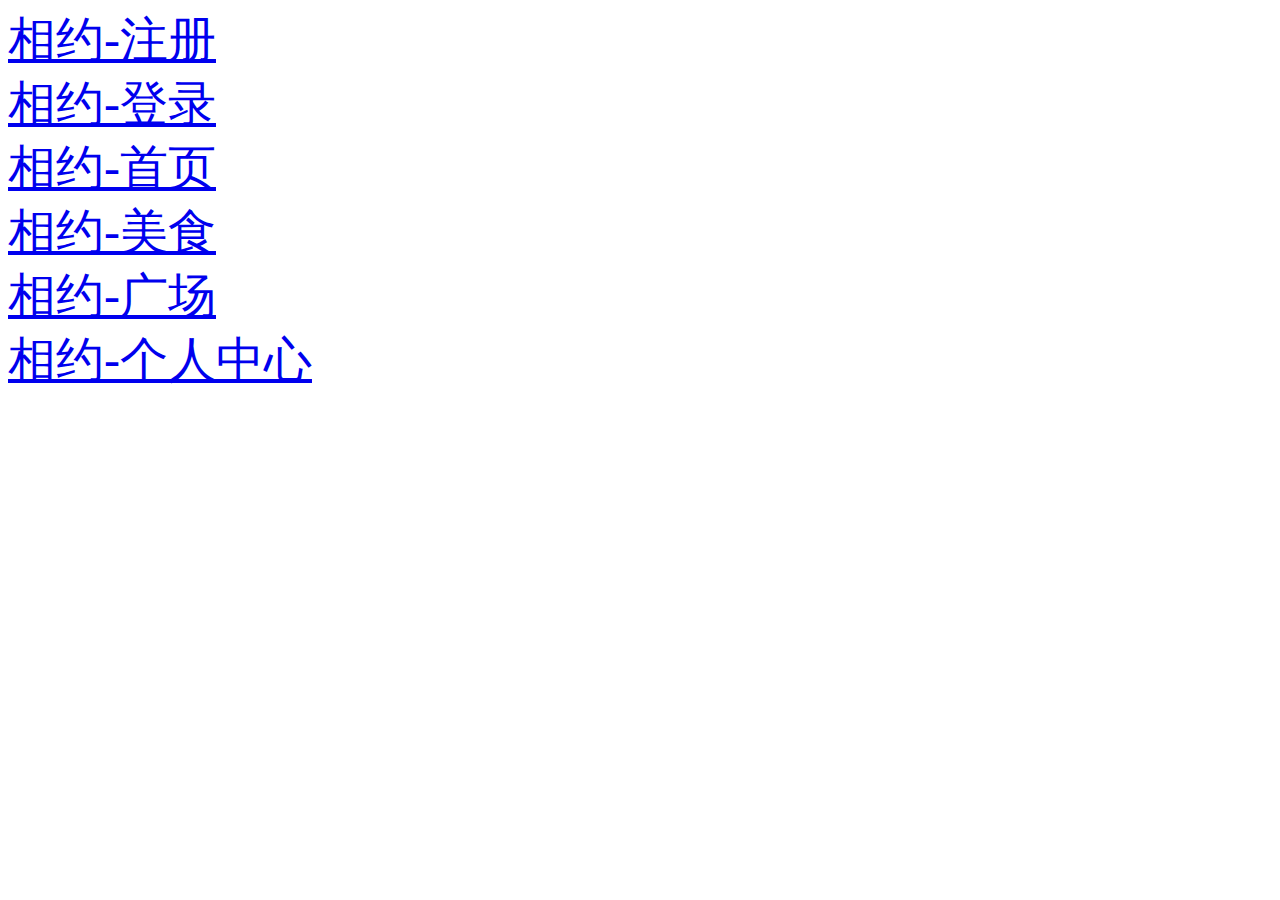
<file: index.html>
<!DOCTYPE html>
<html lang="en">
<head>
	<meta charset="UTF-8">
	<title>	</title>
	<style>	
		a{
			font-size: 3rem;
			display: block;
		}
	</style>
</head>
<body>
	<a href="zhuce.html">相约-注册</a>
	<a href="denglu.html">相约-登录</a>
	<a href="shouye.html">相约-首页</a>
	<a href="meishi.html">相约-美食</a>
	<a href="guangchang.html">相约-广场</a>
	<a href="gerenzhongxin.html">相约-个人中心</a>
</body>
</html>
</file>
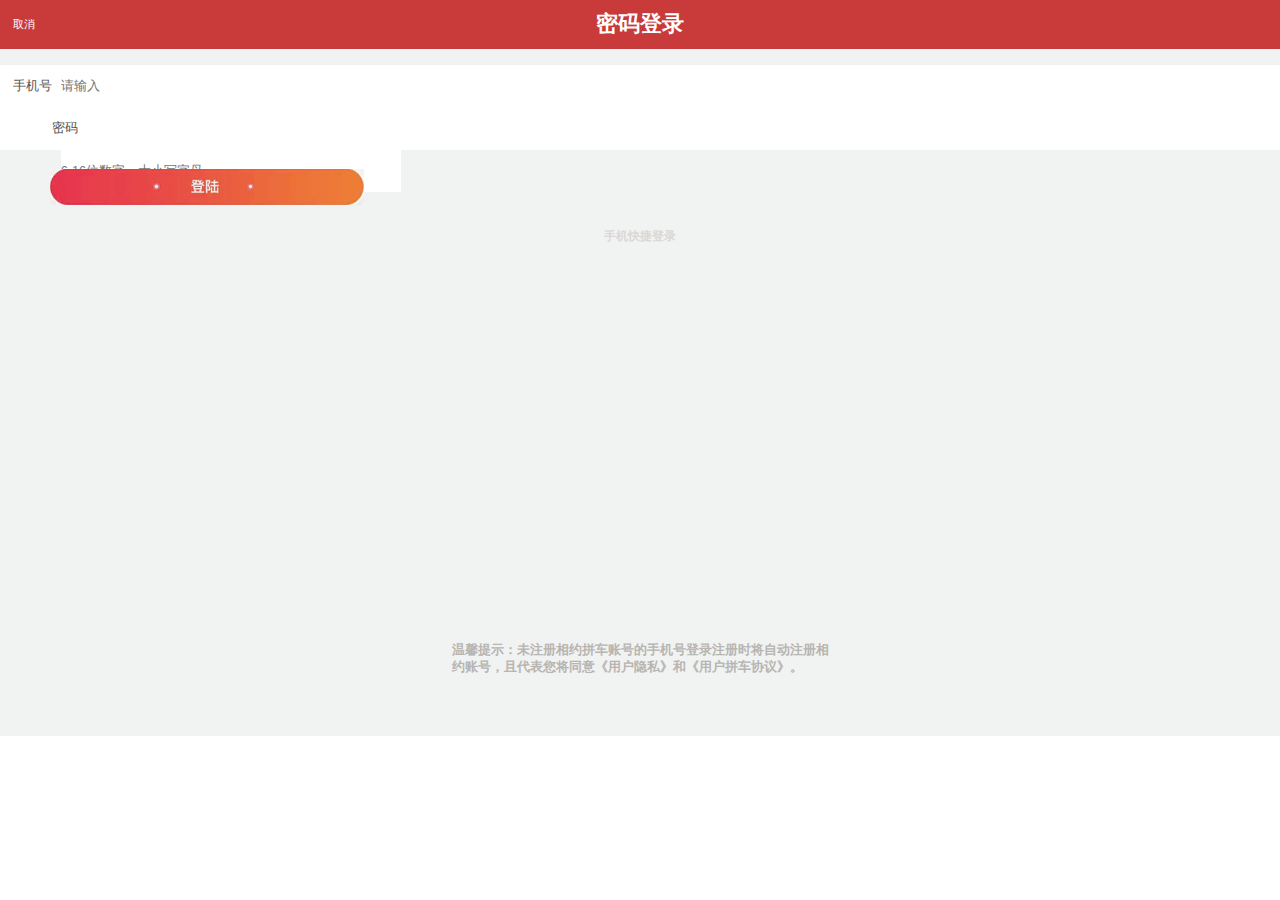
<file: denglu.html>
<!DOCTYPE html>
<html lang="en">
<head>
	<meta charset="UTF-8">
	<meta name="viewport" content="width=device-width, initial-scale=1.0,maximum-scale=1.0,minimum-scale=1.0, user-scalable=0">       
	<title>登录页</title>
	<link rel="stylesheet" href="css/media.css">
	<link rel="stylesheet" href="css/public.css">
	<link rel="stylesheet" href="css/denglu.css">
</head>
<body>
	<div class="box">
		<!-- 头部开始 -->
		<header>
			<h1 class="head-title">密码登录</h1>
			<h2 class="quxiao">取消</h2>	 
		</header>
		<!-- 头部结束 -->

		<!-- 内容开始 -->
		<div class="liebiao">
			<div class="liebiao1">
				<h1 class="liebiao1-1">手机号</h1>
				<div class="liebiao1-2">
					<input type="text" placeholder="请输入">
					<!-- <h1>请输入</h1> -->
				</div>

				<h1 class="liebiao1-1">密码</h1>
				<div class="liebiao1-2">
					<input type="text" placeholder="6-16位数字，大小写字母" >
					<!-- <h1>6-16位数字，大小写字母</h1> -->
					<!-- <img src="img/眼睛.png" alt=""> -->
				</div>
			</div>
		</div>
		<div class="anniu">
            <a href="shouye.html">
				<img src="img/登录按钮_06.png" alt="">
			</a>
		</div>
		<div class="kuaisudenglu">
			<h1>手机快捷登录</h1>
		</div>
		<div class="wenxintishi">
			<h1>温馨提示：未注册相约拼车账号的手机号登录注册时将自动注册相
			<br>
			约账号，且代表您将同意《用户隐私》和《用户拼车协议》。</h1>
		</div>
	</div>
</body>
</html>
</file>
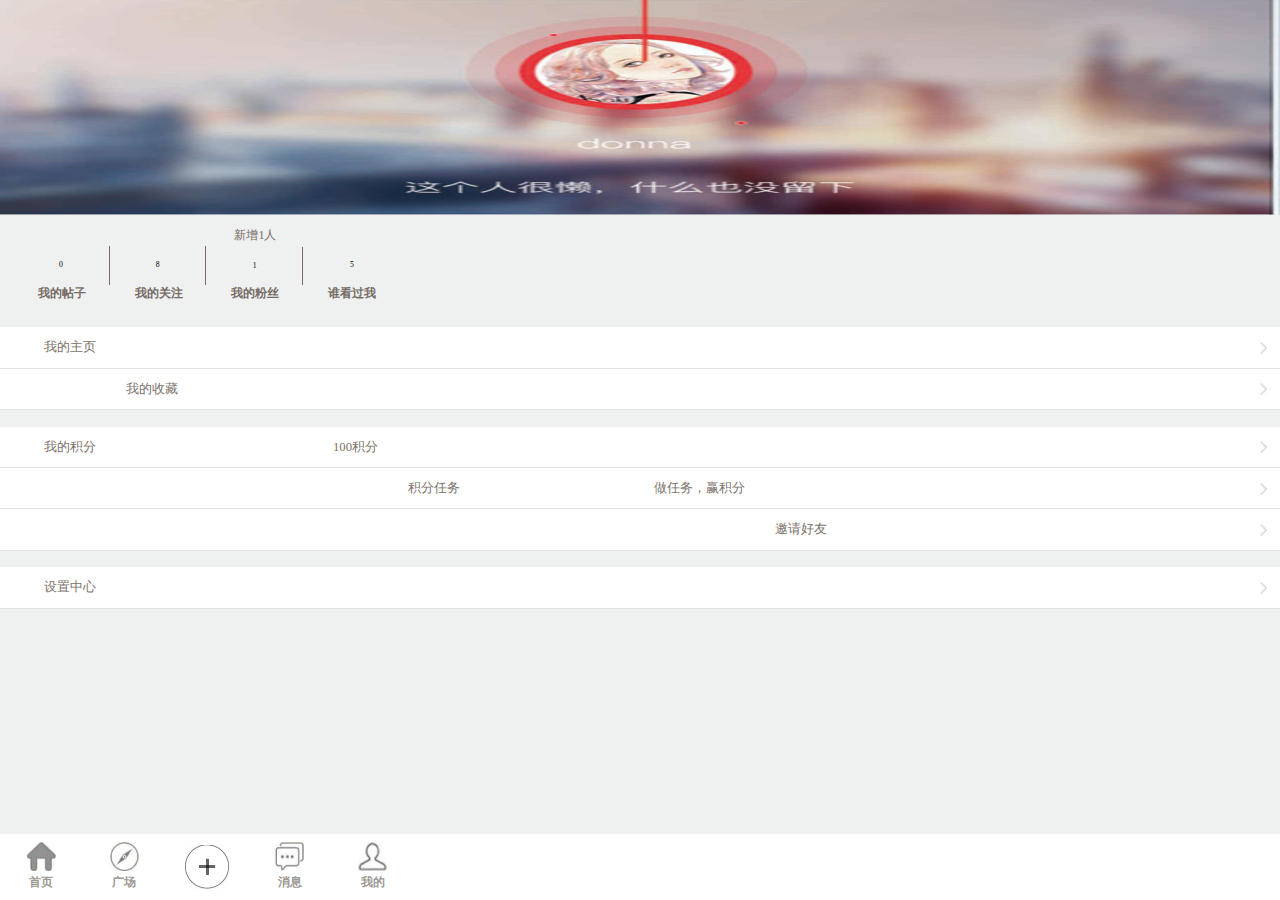
<file: gerenzhongxin.html>
<!DOCTYPE html>
<html lang="en">
<head>
	<meta charset="UTF-8">
	<meta name="viewport" content="width=device-width, initial-scale=1.0,maximum-scale=1.0,minimum-scale=1.0, user-scalable=0">
	<title>个人中心</title>
	<link rel="stylesheet" href="css/media.css">
	<link rel="stylesheet" href="css/public.css">
	<link rel="stylesheet" href="css/gerenzhongxin.css">
</head>
<body>
	<!-- 顶部开始 -->
	<div class="touxang">
		<img src="img/头像.png"alt="" class="touxiang-photo">
	</div>
	<!-- 顶部结束 -->
	<!-- 按钮开始 -->
	<div class="anniu">
		<div class="anniu-item">
			<div class="anniu-item1">
				<h1 class="shuzi0">0</h1>
			</div>
			<h1 class="wodetiezi">我的帖子</h1>
		</div>

		<div class="anniu-item">
			<div class="anniu-item1">
				<h1 class="shuzi0">8</h1>
			</div>
			<h1 class="wodetiezi">我的关注</h1>
		</div>
	
		<div class="anniu-item2">
			<h1 class="xinzeng">新增1人</h1>
			<div class="anniu-item1">
				<h1 class="shuzi0">1</h1>
			</div>
			<h1 class="wodetiezi">我的粉丝</h1>
		</div>
	
		<div class="anniu-item">
			<div class="anniu-item1">
				<h1 class="shuzi0-1">5</h1>
			</div>
			<h1 class="wodetiezi">谁看过我</h1>
		</div>
	</div>
	<!-- 按钮结束 -->

	<!-- 列表上开始 -->
	<div class="liebiao">
		<h1 class="liebiao-wenzileft">我的主页</h1>
		<img src="img/右箭头.png" alt="" class="liebiao-youjiantou">
	</div>
	<div class="liebiao1">
		<h1 class="liebiao-wenzileft">我的收藏</h1>
		<img src="img/右箭头.png" alt="" class="liebiao-youjiantou">
	</div>
	<div class="liebiao">
		<h1 class="liebiao-wenzileft">我的积分</h1>
		<h1 class="liebiao-wenziright">100积分</h1>
		<img src="img/右箭头.png" alt="" class="liebiao-youjiantou">
	</div>
	<div class="liebiao">
		<h1 class="liebiao-wenzileft">积分任务</h1>
		<h1 class="liebiao-wenziright2">做任务，赢积分</h1>
		<img src="img/右箭头.png" alt="" class="liebiao-youjiantou">
	</div>
	<div class="liebiao1">
		<h1 class="liebiao-wenzileft">邀请好友</h1>
		<img src="img/右箭头.png" alt="" class="liebiao-youjiantou">
	</div>
	<div class="liebiao">
		<h1 class="liebiao-wenzileft">设置中心</h1>
		<img src="img/右箭头.png" alt="" class="liebiao-youjiantou">
	</div>
	<!-- 列表结束 -->
	<!-- tab开始 -->
	<div class="tab">
		<div class="tab-item">
			<a href="shouye.html">
				<img src="img/流程-2_37.png" alt="" class="tab-photo">
				<h1 class="tab-wenzi">首页</h1>
			</a>
		</div>

		<div class="tab-item">
			<a href="guangchang.html">
				<img src="img/流程-2_40.png" alt="" class="tab-photo">
				<h1 class="tab-wenzi">广场</h1>
			</a>
		</div>

		<div class="tab-item">
			<img src="img/QQ图片20180109185058.png" alt="" class="tab-photo2">
		</div>

		<div class="tab-item">
			<img src="img/流程-2_43.png" alt="" class="tab-photo">
			<h1 class="tab-wenzi">消息</h1>
		</div>

		<div class="tab-item">
			<img src="img/流程-2_46.png" alt="" class="tab-photo">
			<h1 class="tab-wenzi">我的</h1>
		</div>
	</div>
	<!-- tab结束 -->
	
		
	
</body>
</html>
</file>
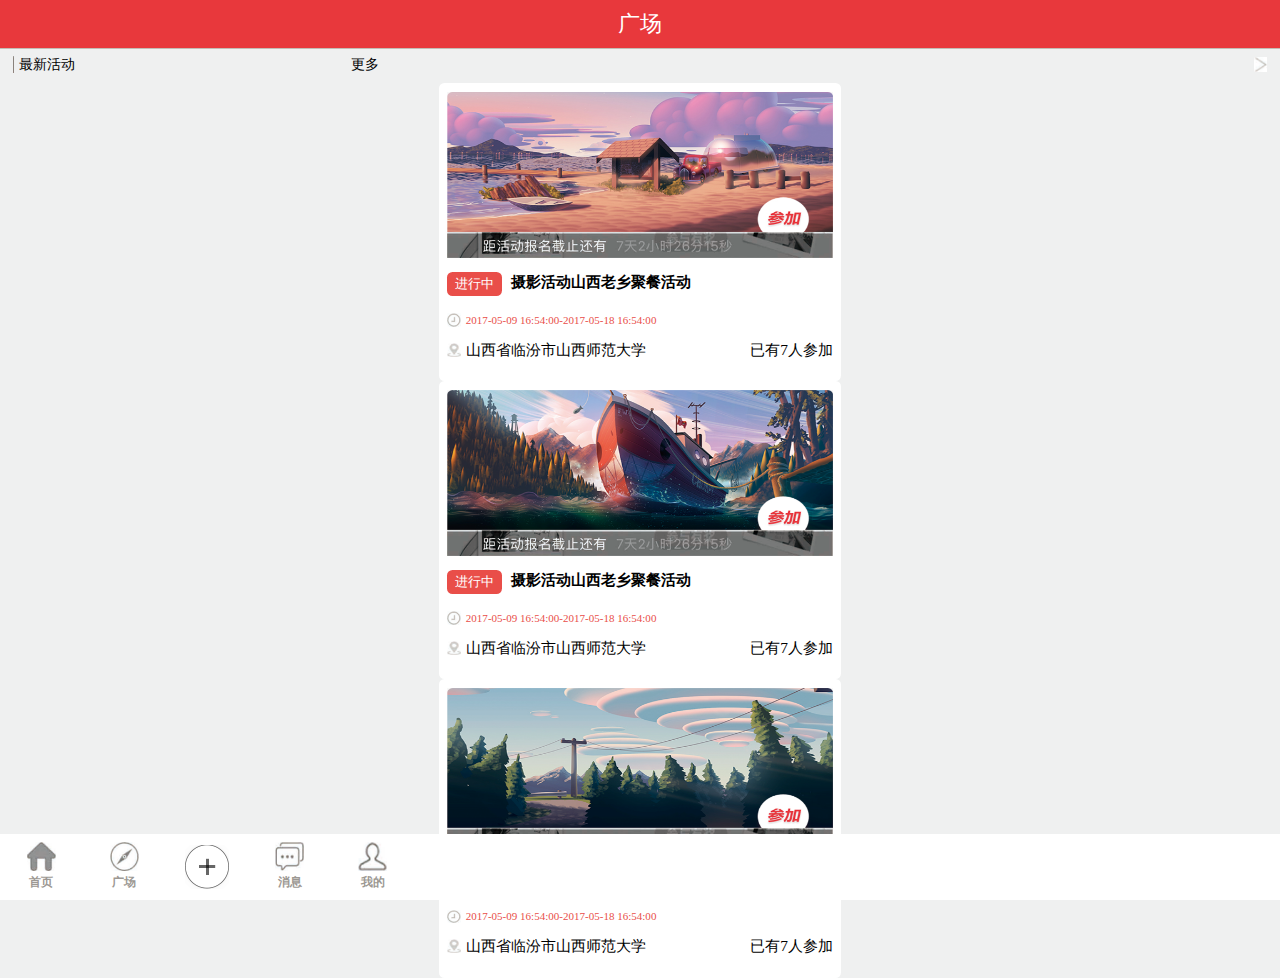
<file: guangchang.html>
<!DOCTYPE html>
<html lang="en">
<head>
	<meta charset="UTF-8">
	<meta name="viewport" content="width=device-width, initial-scale=1.0,maximum-scale=1.0,minimum-scale=1.0, user-scalable=0">
	<title>广场</title>
	<link rel="stylesheet" href="css/media.css">
	<link rel="stylesheet" href="css/public.css">
	<link rel="stylesheet" href="css/guangchang.css">
</head>
<body>
	
	<!-- 标题栏开始 -->
	<div class="header">
		<h1 class="guangchang">广场</h1>
	</div>
	<!-- 标题栏结束 -->
	<!-- 最新活动开始 -->
	<div class="zuixinhuodong">
		<img src="img/最新活动竖线.png" alt="" class="huodong-shuxian">
		<h1 class="zuixnhuodong-zuo">最新活动</h1>
		<h1 class="gengduo">更多</h1>
		<img src="img/右箭头.png" alt="" class="youjiantou">
	</div>
	<!-- 最新活动结束 -->
	<!-- 内容开始 -->
	<div class="neirong">
		<div class="neirong-photo1">
			<!-- <img src="img/线上活动.png" alt="" class="xianshanghuodong"> -->
			<img src="img/xiangyue_06.png" alt="" class="meirong-photo">
		</div>
		
		<img src="img/流程-2_10.png" alt="" class="neirong-photo2">
		<div class="jinxingzhong-box">
			<h1 class="jinxingzhong-wenzi">进行中</h1>
		</div>
		<h1 class="wenzi1">摄影活动山西老乡聚餐活动</h1>
		<div class="shijian-box">
			<img src="img/时间.png" alt="" class="shijian">
			<h1 class="shijian-wenzi">2017-05-09 16:54:00-2017-05-18 16:54:00</h1>
		</div>
		<div class="dinwei-box">
			<img src="img/位置.png" alt="" class="dinwei">
			<h1 class="dinwei-wenzi">山西省临汾市山西师范大学</h1>
			<h1 class="dinwei-wenzi2">已有7人参加</h1>
		</div>	
	</div>

	<div class="neirong">
		<div class="neirong-photo1">
			<!-- <img src="img/线上活动.png" alt="" class="xianshanghuodong"> -->
			<img src="img/xiangyue_10.png" alt="" class="meirong-photo">
		</div>
		<img src="img/流程-2_10.png" alt="" class="neirong-photo2">
		<div class="jinxingzhong-box">
			<h1 class="jinxingzhong-wenzi">进行中</h1>
		</div>
		<h1 class="wenzi1">摄影活动山西老乡聚餐活动</h1>
		<div class="shijian-box">
			<img src="img/时间.png" alt="" class="shijian">
			<h1 class="shijian-wenzi">2017-05-09 16:54:00-2017-05-18 16:54:00</h1>
		</div>
		<div class="dinwei-box">
			<img src="img/位置.png" alt="" class="dinwei">
			<h1 class="dinwei-wenzi">山西省临汾市山西师范大学</h1>
			<h1 class="dinwei-wenzi2">已有7人参加</h1>
		</div>	
	</div>

	<div class="neirong">
		<div class="neirong-photo1">
			<!-- <img src="img/线上活动.png" alt="" class="xianshanghuodong"> -->
			<img src="img/xiangyue_18.png" alt="" class="meirong-photo">
		</div>
		<img src="img/流程-2_10.png" alt="" class="neirong-photo2">
		<div class="jinxingzhong-box">
			<h1 class="jinxingzhong-wenzi">进行中</h1>
		</div>
		<h1 class="wenzi1">摄影活动山西老乡聚餐活动</h1>
		<div class="shijian-box">
			<img src="img/时间.png" alt="" class="shijian">
			<h1 class="shijian-wenzi">2017-05-09 16:54:00-2017-05-18 16:54:00</h1>
		</div>
		<div class="dinwei-box">
			<img src="img/位置.png" alt="" class="dinwei">
			<h1 class="dinwei-wenzi">山西省临汾市山西师范大学</h1>
			<h1 class="dinwei-wenzi2">已有7人参加</h1>
		</div>	
	</div>

	<div class="tab">
			<div class="tab-item">
				<a href="shouye.html">
					<img src="img/流程-2_37.png" alt="" class="tab-photo">
					<h1 class="tab-wenzi">首页</h1>
				</a>
			</div>

			<div class="tab-item">
				<img src="img/流程-2_40.png" alt="" class="tab-photo">
				<h1 class="tab-wenzi">广场</h1>
			</div>

			<div class="tab-item">
				<img src="img/QQ图片20180109185058.png" alt="" class="tab-photo2">
			</div>

			<div class="tab-item">
				<img src="img/流程-2_43.png" alt="" class="tab-photo">
				<h1 class="tab-wenzi">消息</h1>
			</div>

			<div class="tab-item">
				<a href="gerenzhongxin.html">
					<img src="img/流程-2_46.png" alt="" class="tab-photo">
					<h1 class="tab-wenzi">我的</h1>
				</a>
			</div>
		</div>


</body>
</html>
</file>
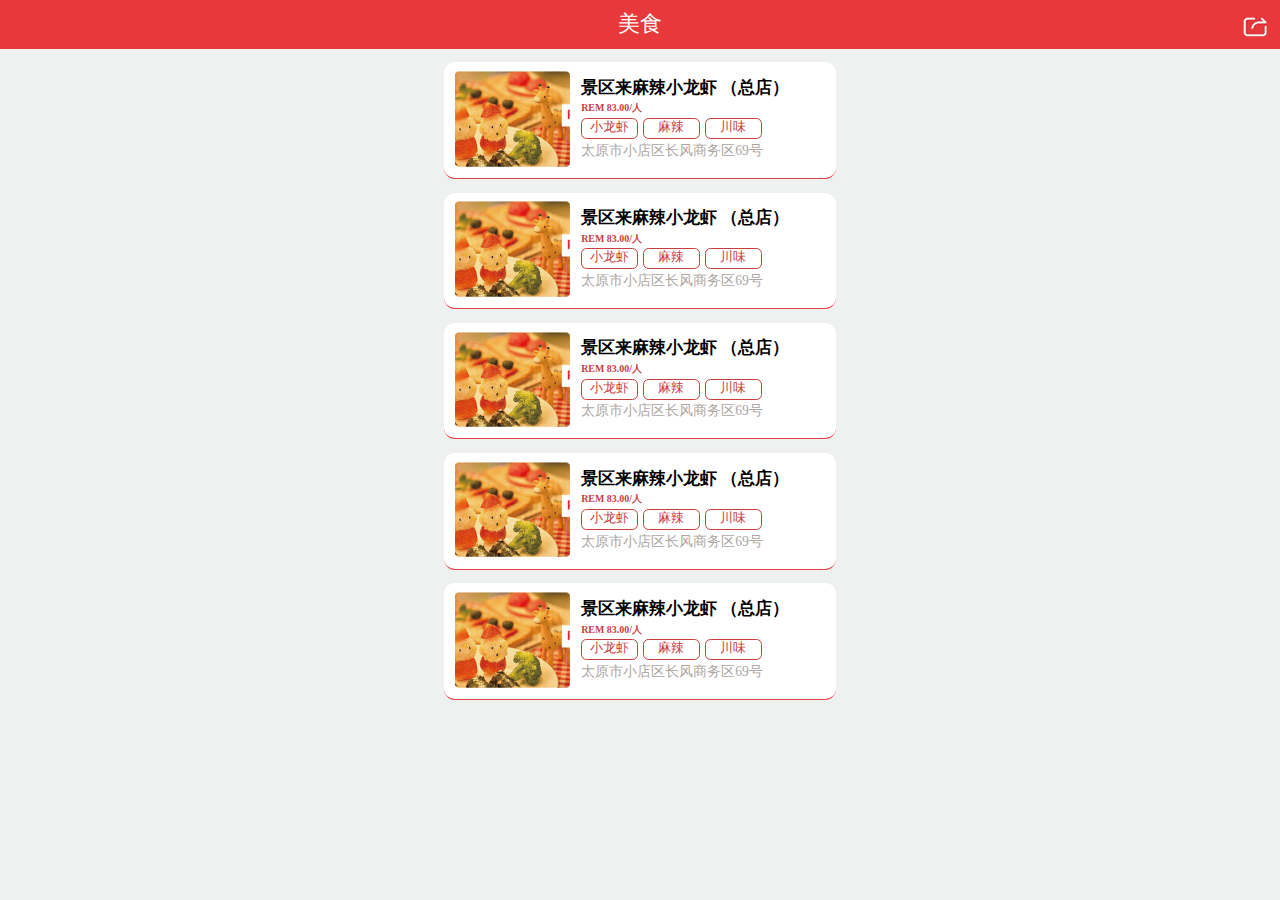
<file: meishi.html>
<!DOCTYPE html>
<html lang="en">
<head>
	<meta charset="UTF-8">
	<meta name="viewport" content="width=device-width, initial-scale=1.0,maximum-scale=1.0,minimum-scale=1.0, user-scalable=0">
	<title>美食</title>
	<link rel="stylesheet" href="css/media.css">
	<link rel="stylesheet" href="css/public.css">
	<link rel="stylesheet" href="css/meishi.css">
</head>
<body>
	<!-- 标题栏开始 -->
	<div class="header">
		<h1 class="meishi">美食</h1>
			<a href="shouye.html">
			<img src="img/分享.png" alt="" class="fenxiang">
		</a>
	</div>
	<!-- 标题栏结束 -->
	<!-- 内容列表开始 -->
	<div class="neirong">
		<div class="meishi-photo">
			<img src="img/美食图.png" alt="">
		</div>
		<div class="meishi-you">
			<h1 class="diyihang">景区来麻辣小龙虾 （总店）</h1>
			<h1 class="jiage">	REM 83.00/人</h1>
			<div class="disanhang">
				<h1 class="disanhang-wenzi">小龙虾</h1>
			</div>
			<div class="disanhang">
				<h1 class="disanhang-wenzi">麻辣</h1>
			</div>
			<div class="disanhang">
				<h1 class="disanhang-wenzi">川味</h1>
			</div>
			<h1 class="disihang">太原市小店区长风商务区69号</h1>
		</div>
	</div>

	<div class="neirong">
		<div class="meishi-photo">
			<img src="img/美食图.png" alt="">
		</div>
		<div class="meishi-you">
			<h1 class="diyihang">景区来麻辣小龙虾 （总店）</h1>
			<h1 class="jiage">	REM 83.00/人</h1>
			<div class="disanhang">
				<h1 class="disanhang-wenzi">小龙虾</h1>
			</div>
			<div class="disanhang">
				<h1 class="disanhang-wenzi">麻辣</h1>
			</div>
			<div class="disanhang">
				<h1 class="disanhang-wenzi">川味</h1>
			</div>
			<h1 class="disihang">太原市小店区长风商务区69号</h1>
		</div>
	</div>

	<div class="neirong">
		<div class="meishi-photo">
			<img src="img/美食图.png" alt="">
		</div>
		<div class="meishi-you">
			<h1 class="diyihang">景区来麻辣小龙虾 （总店）</h1>
			<h1 class="jiage">	REM 83.00/人</h1>
			<div class="disanhang">
				<h1 class="disanhang-wenzi">小龙虾</h1>
			</div>
			<div class="disanhang">
				<h1 class="disanhang-wenzi">麻辣</h1>
			</div>
			<div class="disanhang">
				<h1 class="disanhang-wenzi">川味</h1>
			</div>
			<h1 class="disihang">太原市小店区长风商务区69号</h1>
		</div>
	</div>

	<div class="neirong">
		<div class="meishi-photo">
			<img src="img/美食图.png" alt="">
		</div>
		<div class="meishi-you">
			<h1 class="diyihang">景区来麻辣小龙虾 （总店）</h1>
			<h1 class="jiage">	REM 83.00/人</h1>
			<div class="disanhang">
				<h1 class="disanhang-wenzi">小龙虾</h1>
			</div>
			<div class="disanhang">
				<h1 class="disanhang-wenzi">麻辣</h1>
			</div>
			<div class="disanhang">
				<h1 class="disanhang-wenzi">川味</h1>
			</div>
			<h1 class="disihang">太原市小店区长风商务区69号</h1>
		</div>
	</div>

	<div class="neirong">
		<div class="meishi-photo">
			<img src="img/美食图.png" alt="">
		</div>
		<div class="meishi-you">
			<h1 class="diyihang">景区来麻辣小龙虾 （总店）</h1>
			<h1 class="jiage">	REM 83.00/人</h1>
			<div class="disanhang">
				<h1 class="disanhang-wenzi">小龙虾</h1>
			</div>
			<div class="disanhang">
				<h1 class="disanhang-wenzi">麻辣</h1>
			</div>
			<div class="disanhang">
				<h1 class="disanhang-wenzi">川味</h1>
			</div>
			<h1 class="disihang">太原市小店区长风商务区69号</h1>
		</div>
	</div>
	<!-- 内容结束 -->
</body>
</html>
</file>
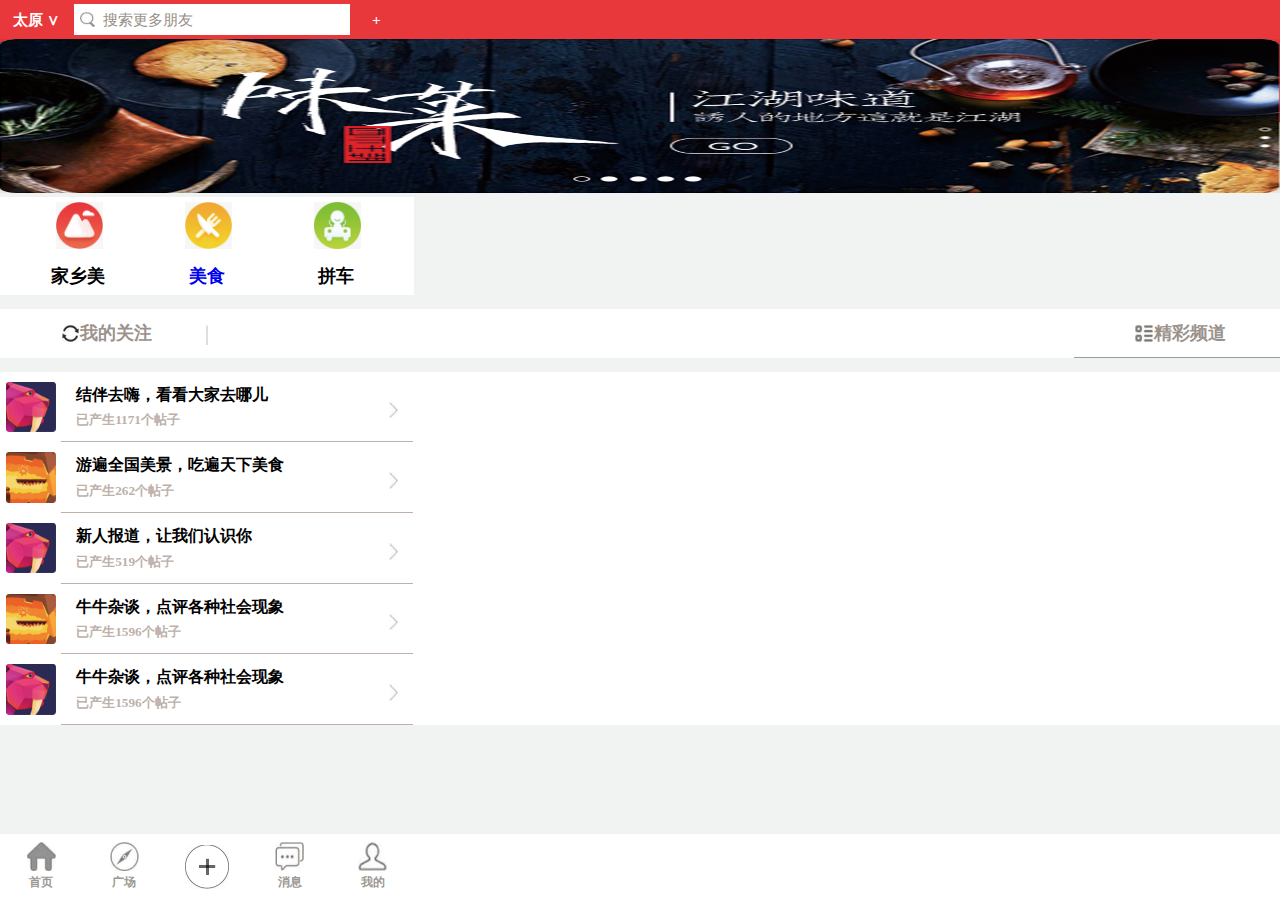
<file: shouye.html>
<!DOCTYPE html>
<html lang="en">
<head>
	<meta charset="UTF-8">
	<meta name="viewport" content="width=device-width, initial-scale=1.0,maximum-scale=1.0,minimum-scale=1.0, user-scalable=0">       
	<title>首页</title>
	<link rel="stylesheet" href="css/media.css">
	<link rel="stylesheet" href="css/public.css">
	<link rel="stylesheet" href="css/shouye.css">
</head>
<body>
	<div class="biaotilan-box">	
		<div class="biaotilan">
			<h1>太原  ∨</h1>
			<div class="sousuolan">	
				<img src="img/流程-2_11.png" alt="">	
				<h1>搜索更多朋友</h1>
			</div>		
			<h1 class="jiahao"> + </h1>
		</div>	
	</div>

		<!-- <div class="banner"> -->
		<img src="img/xiangyue_03.png" alt="" class="banner-photo">	
		<!-- </div> -->

		<div class="anniu">
			<div class="anniu-item">
				<img src="img/xiangyue_04.png" alt="" class="anniu1">
				<h1>家乡美</h1>
			</div>

			<div class="anniu-item">
				<a href="meishi.html">
					<img src="img/xiangyue_05.png" alt="" class="anniu1">
					<h1>美食</h1>
				</a>
			</div>

			<div class="anniu-item">
				<img src="img/xiangyue_08.png" alt="" class="anniu1">
				<h1>拼车</h1>
			</div>
		</div>

		<div class="xuanxiangka">
			<div class="xuanxiangka-left">
				<img src="img/流程-2_19.png" alt="" class="lfte-photo">
				<h1 class="left-wenzi">我的关注</h1>
			</div>
			<img src="img/竖线.png" alt="" class="shuxian">
			<div class="xuanxiangka-right">
				<img src="img/流程-2_22.png" alt="" class="lfte-photo">
				<h1 class="left-wenzi">精彩频道</h1>
			</div>
		</div>
	
		<div class="neirong">
			<div class="neirong-left">
				<img src="img/xiangyue_12.png" alt="" class="neirong-leftphoto">
			</div>
			<div class="neirong-right">
				<h1 class="neirong1">结伴去嗨，看看大家去哪儿</h1>
				<h1 class="neirong2">已产生1171个帖子</h1>
				<img src="img/右箭头.png" alt="" class="youjiantou">
			</div>	
		</div>

		<div class="neirong">
			<div class="neirong-left">
				<img src="img/xiangyue_15.png" alt="" class="neirong-leftphoto">
			</div>
			<div class="neirong-right">
				<h1 class="neirong1">游遍全国美景，吃遍天下美食</h1>
				<h1 class="neirong2">已产生262个帖子</h1>
				<img src="img/右箭头.png" alt="" class="youjiantou">
			</div>	
		</div>


		<div class="neirong">
			<div class="neirong-left">
				<img src="img/xiangyue_12.png" alt="" class="neirong-leftphoto">
			</div>
			<div class="neirong-right">
				<h1 class="neirong1">新人报道，让我们认识你</h1>
				<h1 class="neirong2">已产生519个帖子</h1>
				<img src="img/右箭头.png" alt="" class="youjiantou">
			</div>	
		</div>


		<div class="neirong">
			<div class="neirong-left">
				<img src="img/xiangyue_15.png" alt="" class="neirong-leftphoto">
			</div>
			<div class="neirong-right">
				<h1 class="neirong1">牛牛杂谈，点评各种社会现象</h1>
				<h1 class="neirong2">已产生1596个帖子</h1>
				<img src="img/右箭头.png" alt="" class="youjiantou">
			</div>
			
		</div>

		<div class="neirong">
			<div class="neirong-left">
				<img src="img/xiangyue_12.png" alt="" class="neirong-leftphoto">
			</div>
			<div class="neirong-right">
				<h1 class="neirong1">牛牛杂谈，点评各种社会现象</h1>
				<h1 class="neirong2">已产生1596个帖子</h1>
				<img src="img/右箭头.png" alt="" class="youjiantou">
			</div>
		</div>
			
		<div class="tab">
			<div class="tab-item">
				<img src="img/流程-2_37.png" alt="" class="tab-photo">
				<h1 class="tab-wenzi">首页</h1>
			</div>

			<div class="tab-item">
				<a href="guangchang.html">
					<img src="img/流程-2_40.png" alt="" class="tab-photo">
					<h1 class="tab-wenzi">广场</h1>
				</a>
			</div>

			<div class="tab-item">
				<img src="img/QQ图片20180109185058.png" alt="" class="tab-photo2">
			</div>

			<div class="tab-item">
				<img src="img/流程-2_43.png" alt="" class="tab-photo">
				<h1 class="tab-wenzi">消息</h1>
			</div>

			<div class="tab-item">
				<a href="gerenzhongxin.html">
					<img src="img/流程-2_46.png" alt="" class="tab-photo">
					<h1 class="tab-wenzi">我的</h1>
				</a>
			</div>
		</div>
	
	
	

</body>
</html>
</file>
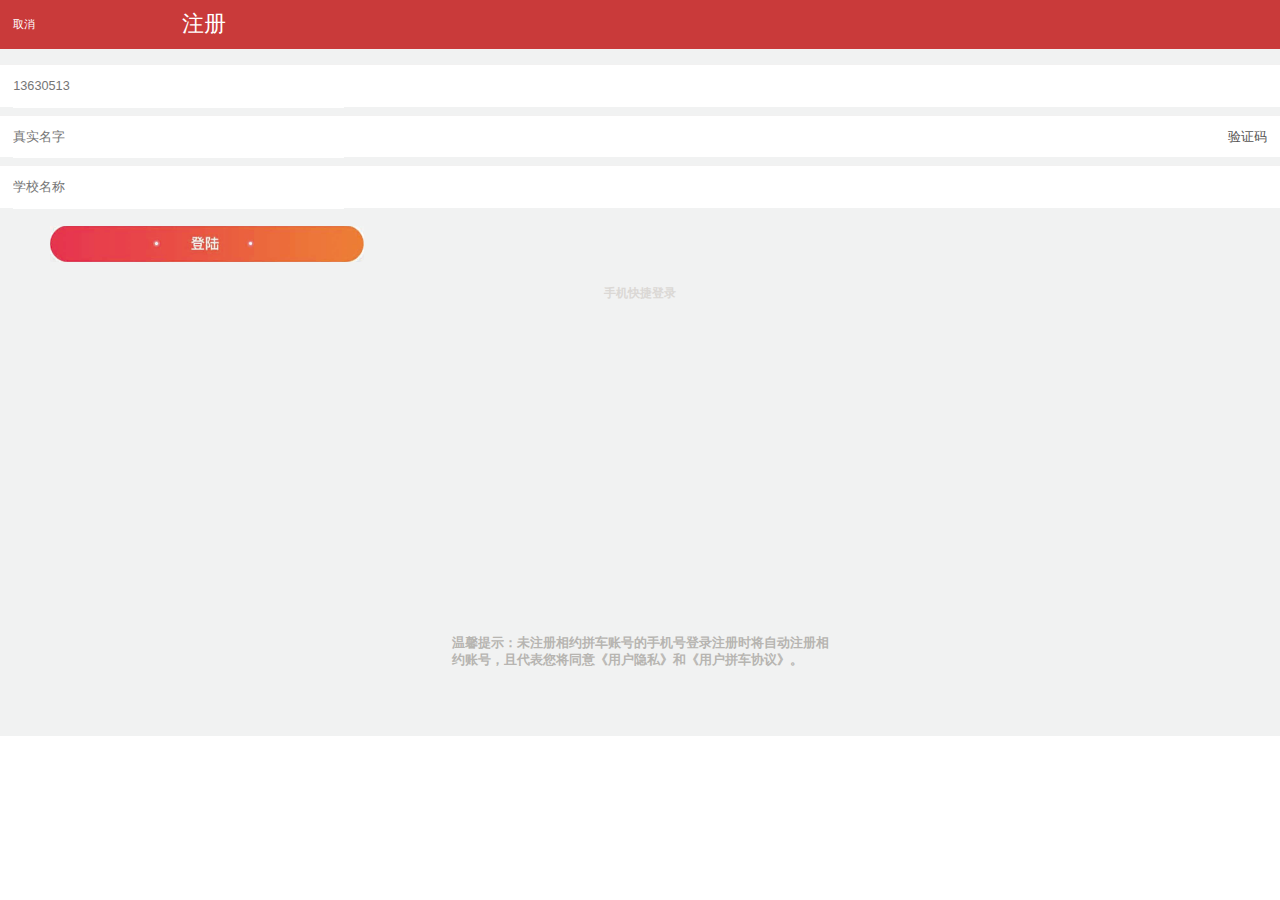
<file: zhuce.html>
<!DOCTYPE html>
<html lang="en">
<head>
	<meta charset="UTF-8">
	<meta name="viewport" content="width=device-width, initial-scale=1.0,maximum-scale=1.0,minimum-scale=1.0, user-scalable=0">       
	<title>注册页</title>
	<link rel="stylesheet" href="css/media.css">
	<link rel="stylesheet" href="css/public.css">
	<link rel="stylesheet" href="css/zhuce.css">
</head>
<body>
	<div class="box">
		<!-- 头部开始 -->
		<header>
			<h1 class="head-title">注册</h1>
			<h2 class="quxiao">取消</h2>	
		</header>
		<!-- 头部结束 -->

		<!-- 内容开始 -->
		<div class="liebiao">
			<div class="liebiao1">
				<!-- <h1 class="liebiao1-1">13630513</h1> -->
				<input type="text" placeholder="13630513" >
			</div>
		</div>
		<div class="liebiao2">
			<div class="liebiao1">
				<!-- <h1 class="liebiao1-1">真实名字</h1> -->
				<h1 class="liebiao1-2">验证码</h1>
				<input type="text" placeholder="真实名字" >

			</div>
		</div>
		<div class="liebiao3">
			<div class="liebiao1">
				<!-- <h1 class="liebiao1-1">学校名称</h1> -->
				<input type="text" placeholder="学校名称" >

			</div>
		</div>
		<div class="anniu">
			<a href="denglu.html">
				<img src="img/登录按钮_06.png" alt="">
			</a>
		</div>
		<div class="kuaisudenglu">
			<h1>手机快捷登录</h1>
		</div>
		<div class="wenxintishi">
			<h1>温馨提示：未注册相约拼车账号的手机号登录注册时将自动注册相
			<br>
			约账号，且代表您将同意《用户隐私》和《用户拼车协议》。</h1>
		</div>
	</div>
</body>
</html>
</file>
<file: css/media.css>
html {
  font-size: 100px;
}

@media screen and (min-width: 320px) {
  html {
    font-size: 42.66667px;
  }
}

@media screen and (min-width: 360px) {
  html {
    font-size: 48px;
  }
}

@media screen and (min-width: 375px) {
  html {
    font-size: 50px;
  }
}

@media screen and (min-width: 412px) {
  html {
    font-size: 54.93333px;
  }
}

@media screen and (min-width: 414px) {
  html {
    font-size: 55.2px;
  }
}

body {
  font-size: 16px;
}
</file>
<file: css/public.css>
*{
	margin: 0; /* body-8px */
	text-decoration: none;
	padding: 0;/* ul */
	list-style: none;
	box-sizing: border-box;
}

/* 清除img默认border大小 */
.img{
	border: 0;
	display: block;
}
</file>
<file: css/denglu.css>
.box{
	width: 100%;
	height: 13.34rem;
	background-color: #f1f2f2;
}
header{
	width: 100%;
	height: .88rem;
	background-color: #c93a3a;
	padding: 0 .24rem;
	
}
.head-title{
	width: 1.6rem;
	height: 0.3rem;
	font-size: 0.4rem;
	color: #fff;
	line-height: .88rem;
	margin: 0 auto;

}
.quxiao{
	font-size: 0.2rem;
	float: left;
	width: 0.6rem;
	height: 0.3rem;
	/* margin: 0 auto; */
	color: #fff;
	font-weight: 200;
	
}
.liebiao{
	width: 100%;
	height: 1.55rem;
	padding: 0 .24rem;
	margin-top: 0.28rem;
	border-top: 0.01rem solid #f2f1f1;
	background-color: #fff;
	margin-bottom: 0.35rem;
}
.liebiao1{
	height: 0.775rem;
	width: 100%;
	/* background-color: blue; */
}
input{
	width: 6.16rem;
	height: 0.765rem;
	/* background-color: red; */
	border: 0;
	font-size: 0.23rem;
	line-height: 0.765rem;
}
.liebiao1-1{
	font-size: 0.23rem;
	line-height: 0.775rem;
	float: left;
	color: #555352;
	font-weight: 200;
}
.liebiao1-2{
	width: 6.16rem;
	height: 0.765rem;
	/* background-color: red; */
	margin-left: 0.86rem;
} 
.liebiao1-2 h1{
	font-size: 0.23rem;
	color: #c9c5c0;
	line-height: 0.765rem;
	font-weight: 200;
	float: left;

}
.liebiao1-2 img{
	width: .31rem;
	height: .20rem;
	float: right;
	margin-top: 0.2825rem;
}
.anniu img{
	width: 5.70rem;
	height: 0.65rem;
	margin-left: 0.90rem;
	margin-bottom: 0.34rem;
}
.kuaisudenglu h1{
	font-size: 0.22rem;
	color: #dbd8d5;
	display :flex;
	flex-wrap: wrap;
	justify-content:center;
}
.wenxintishi h1{
	font-size: 0.23rem;
	display :flex;
	flex-wrap: wrap;
	justify-content:center;
	color: #b7b5b1;
	margin-left: 0.24rem;
	margin-right: 0.24rem;
	margin-top: 7.20rem;
}
</file>
<file: css/gerenzhongxin.css>
body{
	width: 100%;	
	height: 13.34rem;
	background-color: #eff0f0;
}
.touxang{
	width: 100%;
	height: 3.89rem;
	margin-bottom: 0.22rem;
}
.touxiang-photo{
	width: 100%;
	height: 3.89rem;
}
.anniu{
	width: 100%;
	height: 1.52rem;
	/* background-color: yellowgreen; */
	padding: 0 0.24rem;
	margin-bottom: 0.3rem;
	
}
.anniu-item{
	width: 1.755rem;
	height: 1.49rem;
	/* background: yellow; */
	padding-top: 0.35rem;
	float: left;
}
.anniu-item1{
	width: 1.745rem;
	height: 0.7rem;
	/* background: red; */
}
.shuzi0{
	text-align: center;
	font-size: 0.14rem;
	font-weight: 400;
	line-height: 0.7rem;
	border-right: 0.01rem solid #766d67;
}
.wodetiezi{
	font-size: 0.22rem;
	text-align: center;
	color: #766d67;
}
.shuzi0-1{
	text-align: center;
	font-size: 0.14rem;
	font-weight: 400;
	line-height: 0.7rem;
}
.anniu-item2{
	width: 1.755rem;
	height: 1.49rem;
	/* background: yellow; */
	/* padding-top: 0.35rem; */
	float: left;
}
.xinzeng{
	font-size: 0.22rem;
	margin-bottom: 0.05rem;
	text-align: center;
	font-weight: 400;
	color: #766d67;
}
.liebiao{
	width: 100%;
	height: 0.75rem;
	background-color: #fff;
	padding: 0 0.24rem;
	border-bottom: 0.01rem solid #e3e2e1;
}
.liebiao-wenzileft{
	font-size: 0.23rem;
	line-height: 0.75rem;
	float: left;
	font-weight: 400;
	margin-left: 0.55rem;
	color: #7c736c;
}
.liebiao-youjiantou{
	width: 0.13rem;
	height: 0.22rem;
	float: right;
	margin-top: 0.265rem;
}
.liebiao1{
	width: 100%;
	height: 0.75rem;
	background-color: #fff;
	padding: 0 0.24rem;
	border-bottom: 0.01rem solid #e3e2e1;
	margin-bottom: 0.3rem;
}
.liebiao-wenziright{
	font-size: 0.23rem;
	line-height: 0.75rem;
	float: left;
	font-weight: 400;
	margin-left: 4.3rem;
	color: #7c736c;
}
.liebiao-wenziright2{
	font-size: 0.23rem;
	line-height: 0.75rem;
	float: left;
	font-weight: 400;
	margin-left: 3.5rem;
	color: #7c736c;
}
.tab{
	width: 100%;
	height: 1.2rem;
	background-color: #fff;
	position: absolute;
	left: 0;
	right: 0;
	margin: auto;
	bottom: 0;
	position:fixed;
}
.tab-item{
	width: 1.50rem;
	height: 1.2rem;
	/* background-color: blue; */
	float: left;
	
}
.tab-photo{
	width: 0.52rem;
	height: 0.52rem;
	margin-top: 0.15rem;
	margin-left: 0.49rem;
}

.tab-photo2{
	width: 0.8rem;
	height: 0.8rem;
	margin-top: 0.2rem;
	margin-left: 0.35rem;
}
.tab-wenzi{
	font-size: 0.21rem;
	text-align: center;
	color: #9c9893;
	z-index: 999;   /* 图层顺序最高 */
}
</file>
<file: css/guangchang.css>
body{
	width: 100%;	
	height: 13.34rem;
	background-color: #eff0f0;
	position:relative;
}
.header{
	width: 100%;
	height: .88rem;
	background-color: #e8383c;
	padding: 0 .24rem;
	border-bottom: 0.01rem solid #c3bcb5;
	position:absolute;
	left: 0;
	right: 0;
	top: 0;
	margin: auto;
	position:fixed;
	z-index: 999;
}
.guangchang{
	width: 0.8rem;
	height: 0.3rem;
	font-size: 0.4rem;
	color: #fff;
	line-height: .88rem;
	margin: 0 auto;
	font-weight: 400;
	/* margin-left: 3.0506rem; */
	text-align: center;
}
.zuixinhuodong{
	width: 100%;
	height: 0.35rem;
	padding: 0 0.24rem;
	/* background-color: yellowgreen; */
	margin-top:1rem;
	margin-bottom: 0.16rem;
}
.huodong-shuxian{
	width: 0.02rem;
	height: 0.31rem;
	float: left;
	margin-top: 0.02rem;
}
.zuixnhuodong-zuo{
	font-size: 0.26rem;
	margin-left: 0.09rem;
	font-weight: 300;
	float: left;
}
.youjiantou{
	width: 0.23rem;
	height: 0.27rem;
	float: right;
	margin-top: 0.04rem;
}
.gengduo{
	font-size: 0.26rem;
	margin-left: 5rem;
	float: left;
	font-weight: 300;
}
.neirong{
	width: 7.29rem;
	height: 5.40rem;
	background-color: #fff;
	margin: 0 auto;
	padding: 0.15rem;
	border-radius:0.1rem;
}

.neirong-photo1{
	width: 6.99rem;
	height: 2.54rem;
	/* background-color: #cccdcc; */
}
.meirong-photo{
	width: 6.99rem;
	height: 2.54rem;
}
.xianshanghuodong{
	width: 1.25rem;
	height: 0.42rem;
}
.neirong-photo2{
	width: 6.99rem;
	height: 0.48rem;
	margin-bottom: 0.18rem;
}
.jinxingzhong-box{
	width: 1rem;
	height: 0.43rem;
	border-radius:0.1rem;
	background-color: #e94e49;
	float: left;
	margin-right: 0.16rem;
	
}
.jinxingzhong-wenzi{
	font-size: 0.24rem;
	color: #fff;
	text-align: center;
	line-height: 0.43rem;
	font-weight: 200;
}
.wenzi1{
	font-size: 0.28rem;
	font-weight: 600;
}
.shijian-box{
	width: 6.99rem;
	height: 0.30rem;
	/* background-color: pink; */
	margin-top: 0.34rem;
}
.shijian{
	width: 0.25rem;
	height: 0.25rem;
	float: left;
	margin-top: 0.025rem;
	margin-right: 0.09rem;
}
.shijian-wenzi{
	font-size: 0.2rem;
	line-height: 0.30rem;
	font-weight: 400;
	color: #e94e49;
}
.dinwei-box{
	width: 6.99rem;
	height: 0.30rem;
	/* background-color: pink; */
	margin-top: 0.24rem;
}
.dinwei{
	width: 0.25rem;
	height: 0.25rem;
	float: left;
	margin-top: 0.025rem;
	margin-right: 0.09rem;
}
.dinwei-wenzi{
	font-size: 0.28rem;
	line-height: 0.30rem;
	font-weight: 400;
	float: left;
}
.dinwei-wenzi2{
	font-size: 0.28rem;
	line-height: 0.30rem;
	font-weight: 400;
	float: right;
}
.tab{
	width: 100%;
	height: 1.2rem;
	background-color: #fff;
	position: absolute;
	left: 0;
	right: 0;
	margin: auto;
	bottom: 0;
	position:fixed;
}
.tab-item{
	width: 1.50rem;
	height: 1.2rem;
	/* background-color: blue; */
	float: left;
	
}
.tab-photo{
	width: 0.52rem;
	height: 0.52rem;
	margin-top: 0.15rem;
	margin-left: 0.49rem;
}

.tab-photo2{
	width: 0.8rem;
	height: 0.8rem;
	margin-top: 0.2rem;
	margin-left: 0.35rem;
}
.tab-wenzi{
	font-size: 0.21rem;
	text-align: center;
	color: #9c9893;
	z-index: 999;   /* 图层顺序最高 */
}
</file>
<file: css/meishi.css>
body{
	width: 100%;	
	height: 13.34rem;
	background-color: #eff0f0;
}
.header{
	width: 100%;
	height: .88rem;
	background-color: #e7393b;
	padding: 0 .24rem;
	
}
.meishi{
	width: 0.8rem;
	height: 0.3rem;
	font-size: 0.4rem;
	color: #fff;
	line-height: .88rem;
	margin: 0 auto;
	font-weight: 400;
	/* margin-left: 3.0506rem; */
	text-align:center;
}
.fenxiang{
	width: 0.43rem;
	height: 0.37rem;
	float: right;
}
.neirong{
	width: 7.09rem;
	height: 2.11rem;
	background-color: #fff;
	border-radius:0.2rem;
	border-bottom: 0.03rem solid #e73f47;
	margin: 0 auto;
	margin-top: 0.25rem;
}
.meishi-photo{
	width: 2.08rem;
	height: 1.73rem;
	margin-top: 0.16rem;
	margin-left: 0.20rem;
	float: left;

}
.meishi-photo img{
	width: 2.08rem;
	height: 1.73rem;
}
.meishi-you{
	width: 4.81rem;
	height: 1.73rem;
	background-color: #fff;
	margin-top: 0.16rem;
	float: right;
	padding:0.1rem 0.2rem;
}
.diyihang{
	font-size: 0.3rem;
	margin-bottom: 0.05rem;
}
.jiage{
	font-size: 0.18rem;
	color: #c93d3f;
	margin-bottom: 0.05rem;
}
.disanhang{
	width: 1.03rem;
	height: 0.38rem;
	border: 0.01rem solid #c93d3f;
	border-radius:0.1rem;
	float: left;
	margin-right: 0.09rem;
	margin-bottom: 0.05rem;
}
.disanhang-wenzi{
	font-size: 0.23rem;
	color: #c93d3f;
	text-align: center;
	font-weight: 400;
}
.disihang{
	font-size: 0.25rem;
	color: #ada6a2;
	float:left; 
	font-weight: 500;
}
</file>
<file: css/shouye.css>
body{
	width: 100%;
	height: 13.34rem;
	background-color: #f1f2f2;
}
.biaotilan-box{
	width: 100%;
	height: 0.71rem;
	background-color: #e8383c;
	margin-top: 0;
}
.biaotilan{
	width: 7.5rem;
	height: .57rem;
	background-color: #e8383c;
	/* padding-top: 0.07rem ;
	margin-bottom: 0.07rem;
	margin-right: 0.15rem;
	margin-left: 0.15rem; */
	padding: 0.07rem 0.24rem;
}
.biaotilan h1{
	font-size: 0.28rem;
	color: #fff;
	float: left;
	line-height: .57rem;
	margin-right: 0.27rem;
}
.sousuolan{
	width: 5rem;
	height: .57rem;
	background-color: #fff;
	margin: 0 auto;
	float: left;
}
.sousuolan img{
	width: 0.28rem;
	height: 0.28rem;
	float: left;
	margin-top: 0.145rem;
	margin-left: 0.1rem;
	margin-right: 0.14rem;
}
.sousuolan h1{
 	font-size: 0.28rem;
 	color: #988e86;
 	float: left;
 	line-height: .57rem;
 	font-weight: lighter;
}
.jiahao{
 	/* width: 0.38rem;
 	height: 0.37rem; */
 	font-size: 0.38rem;
 	/* margin-top: 0.095rem; */
 	float: right;
	line-height: 0.71rem;
 	margin-left: 0.4rem;
}
.banner-photo{
 	width: 100%;
 	height: 2.78rem;
 	/* background-color: #c6c6c4;	
 	position:relative; */	
}
/* .banner-photo{
	width: 7.5rem;
 	height: 5rem;
 	position:absolute;
 	top: 0;
 	bottom: 0;
 	margin: auto;
 	left: 0;
 	right: 0;

} */
.banner h1{
 	font-size: 0.28rem;
 	text-align: center;
 	line-height: 2.78rem;
	font-weight: lighter;
	display: block;
}
.banner img{
 	width: 1.59rem;
 	height: 0.15rem;
 	margin: 0 auto;	
}
.anniu{
	width: 7.5rem;
	height: 1.79rem;
	background-color: #fff;
	padding: 0 0.24rem;
	margin-bottom: 0.25rem;
}
.anniu-item{
	width: 2.34rem;
	height: 1.79rem;
	/* background-color: pink; */
	float: left;
}
.anniu1{
	width: 0.85rem;
	height: 0.85rem;
	margin-left: 0.77rem;
	margin-top: 0.10rem;
	margin-bottom: 0.19rem;
}
.anniu-item h1{
	font-size: 0.32rem; 
	margin: 0 auto;
	text-align: center;
}

.xuanxiangka{
	width: 100%;
	height: 0.88rem;
	background-color: #fff;
	/* padding: 0 0.24rem; */
	margin-bottom: 0.25rem;
	border-radius:0.1rem;
}
.xuanxiangka-left{
	width: 3.74rem;
	height: 0.88rem;
	background-color: #fff;
	float: left;
}
.lfte-photo{
	width: 0.32rem;
	height: 0.32rem;
	margin-left: 1.12rem;
	margin-top: 0.28rem;
	float: left;
}

.left-wenzi{
	font-size: 0.32rem;
	margin-left: 1.45rem;
	line-height: 0.88rem;
	color: #9b928c;
}
.shuxian{
	width: 0.02rem;
	height: 0.36rem;
	margin-top: 0.29rem;
}
.xuanxiangka-right{
	width: 3.74rem;
	height: 0.88rem;
	background-color: #fff;
	float: right;
	border-bottom: 0.02rem solid #979d9d;

}
.neirong{
	width: 100%;
	height: 1.28rem;
	background-color: #fff;
}
.neirong-left{
	width: 1.11rem;
	height: 1.28rem;
	/* background-color: yellowgreen; */
	float: left;
}
.neirong-leftphoto{
	width: 0.91rem;
	height: 0.91rem;
	/* margin: 0 auto; */
	margin-top: 0.185rem;
	margin-left: 0.1rem;
}
.neirong-right{
	width: 6.37rem;
	height: 1.28rem;
	/* background-color: red; */
	float: left;
	padding: 0.24rem 0.27rem;
	border-bottom: 0.01rem solid #bdb1aa;
}
.neirong1{
	font-size: 0.29rem;
	/* float: left; */
}
.neirong2{
	font-size: 0.24rem;
	color: #bdb1aa;
	margin-top: 0.10rem;
}
.youjiantou{
	width: 0.16rem;
	height: 0.3rem;
	float: right;
	margin-top: -0.5rem;
	 
}
.tab{
	width: 100%;
	height: 1.2rem;
	background-color: #fff;
	position: absolute;
	left: 0;
	right: 0;
	margin: auto;
	bottom: 0;
	position:fixed;
}
.tab-item{
	width: 1.50rem;
	height: 1.2rem;
	/* background-color: blue; */
	float: left;
	
}
.tab-photo{
	width: 0.52rem;
	height: 0.52rem;
	margin-top: 0.15rem;
	margin-left: 0.49rem;
}

.tab-photo2{
	width: 0.8rem;
	height: 0.8rem;
	margin-top: 0.2rem;
	margin-left: 0.35rem;
}
.tab-wenzi{
	font-size: 0.21rem;
	text-align: center;
	color: #9c9893;
	z-index: 999;   /* 图层顺序最高 */
}
</file>
<file: css/zhuce.css>
.box{
	width: 100%;
	height: 13.34rem;
	background-color: #f1f2f2;
}
header{
	width: 100%;
	height: .88rem;
	background-color: #c93a3a;
	padding: 0 .24rem;
	
}
.head-title{
	width: 0.8rem;
	height: 0.3rem;
	font-size: 0.4rem;
	color: #fff;
	line-height: .88rem;
	margin: 0 auto;
	font-weight: 400;
	margin-left: 3.0506rem;
	
}
.quxiao{
	font-size: 0.2rem;
	float: left;
	width: 0.6rem;
	height: 0.3rem;
	/* margin: 0 auto; */
	color: #fff;
	font-weight: 200;
	
}
.liebiao{
	width: 100%;
	height: 0.775rem;
	padding: 0 .24rem;
	margin-top: 0.28rem;
	border-top: 0.01rem solid #f2f1f1;
	background-color: #fff;
	margin-bottom: 0.12rem;
}
.liebiao1{
	height: 0.775rem;
	width: 100%;
	/* background-color: blue; */
}
input{
	height: 0.775rem;
	width: 6rem;
	border: 0;
	font-size: 0.23rem;
	line-height: 0.765rem;
	float: left;

}

.liebiao1-1{
	font-size: 0.23rem;
	line-height: 0.775rem;
	float: left;
	color: #555352;
	font-weight: 200;
}

.anniu img{
	width: 5.70rem;
	height: 0.65rem;
	margin-left: 0.90rem;
	margin-bottom: 0.34rem;
}
.kuaisudenglu h1{
	font-size: 0.22rem;
	color: #dbd8d5;
	display :flex;
	flex-wrap: wrap;
	justify-content:center;
}
.wenxintishi h1{
	font-size: 0.23rem;
	display :flex;
	flex-wrap: wrap;
	justify-content:center;
	color: #b7b5b1;
	margin-left: 0.24rem;
	margin-right: 0.24rem;
	margin-top: 6.04rem;
}
.liebiao2{
	width: 100%;
	height: 0.775rem;
	padding: 0 .24rem;
	margin-top: 0.14rem;
	border-top: 0.01rem solid #f2f1f1;
	background-color: #fff;
}
.liebiao3{
	width: 100%;
	height: 0.775rem;
	padding: 0 .24rem;
	margin-top: 0.14rem;
	border-top: 0.01rem solid #f2f1f1;
	background-color: #fff;
	margin-bottom: .33rem;
}
.liebiao1-2{
	font-size: 0.23rem;
	line-height: 0.775rem;
	float: right;
	color: #555352;
	font-weight: 200;
}
</file>
